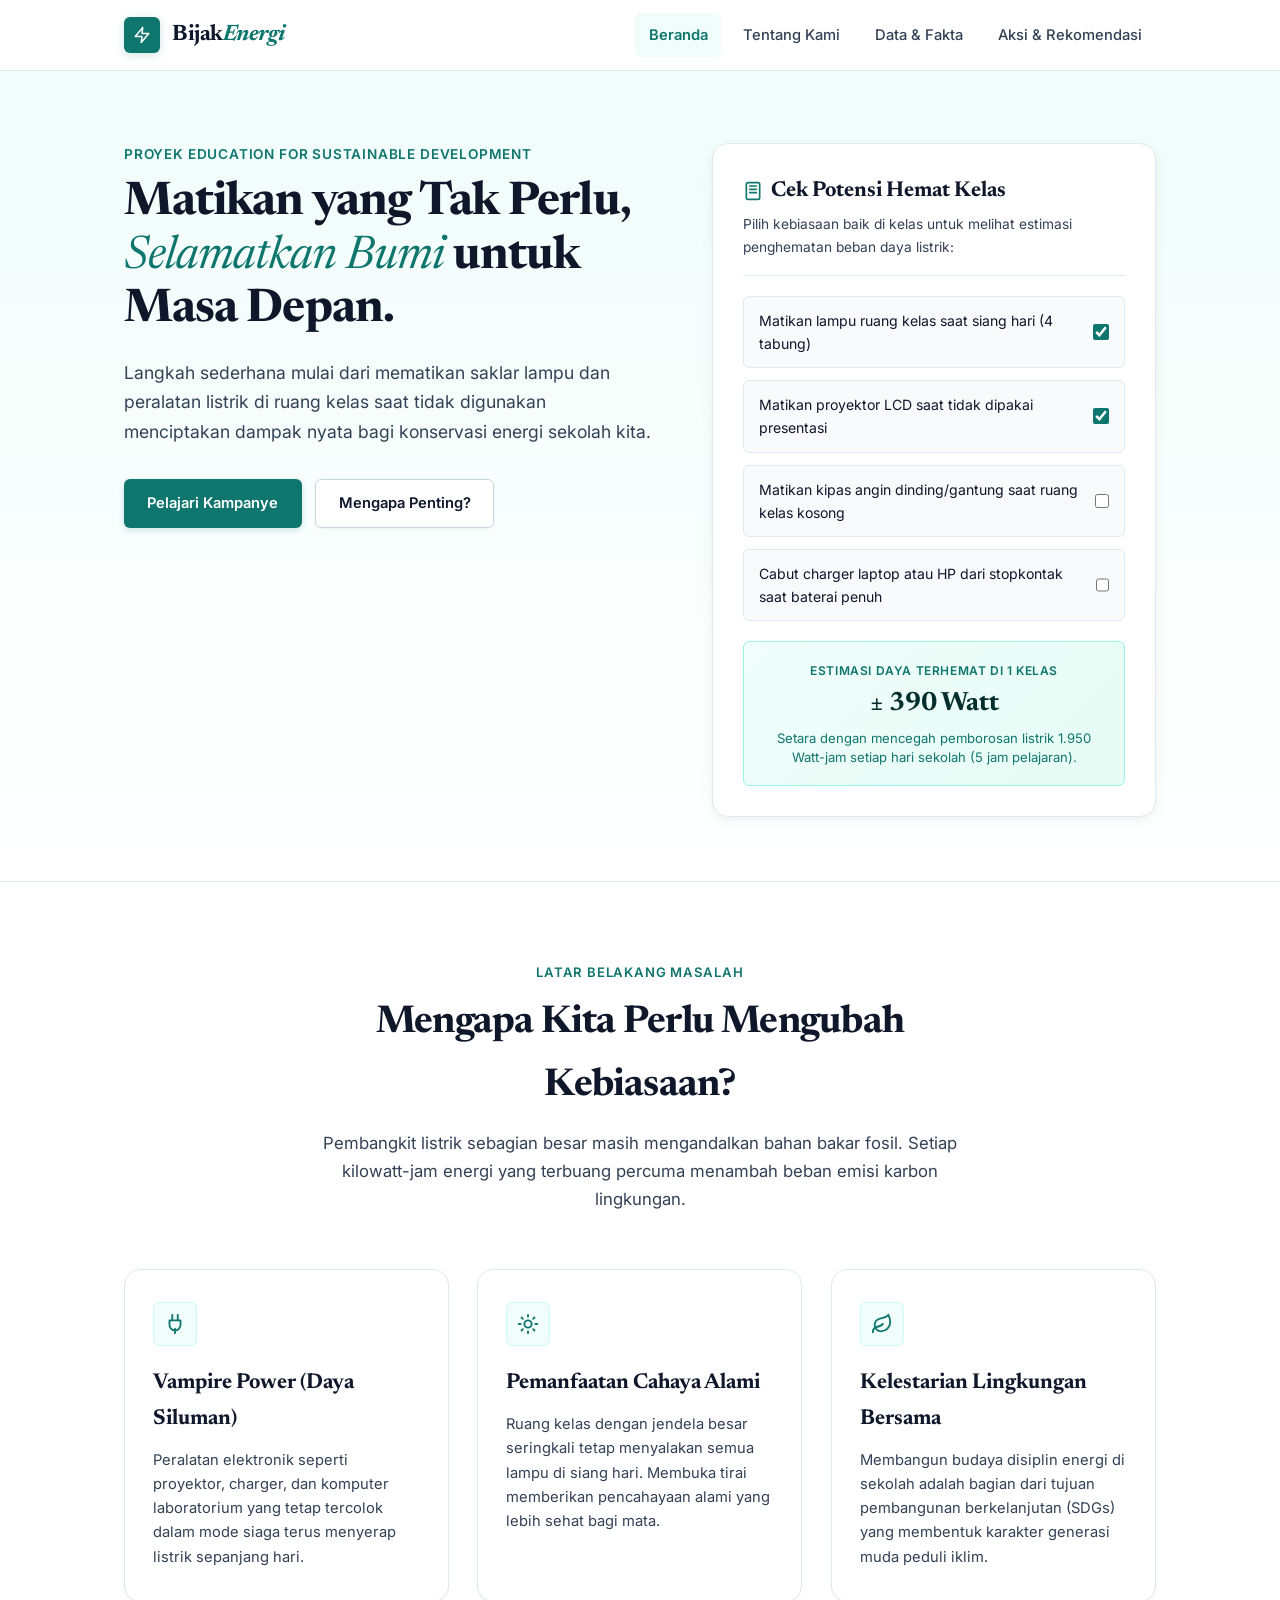
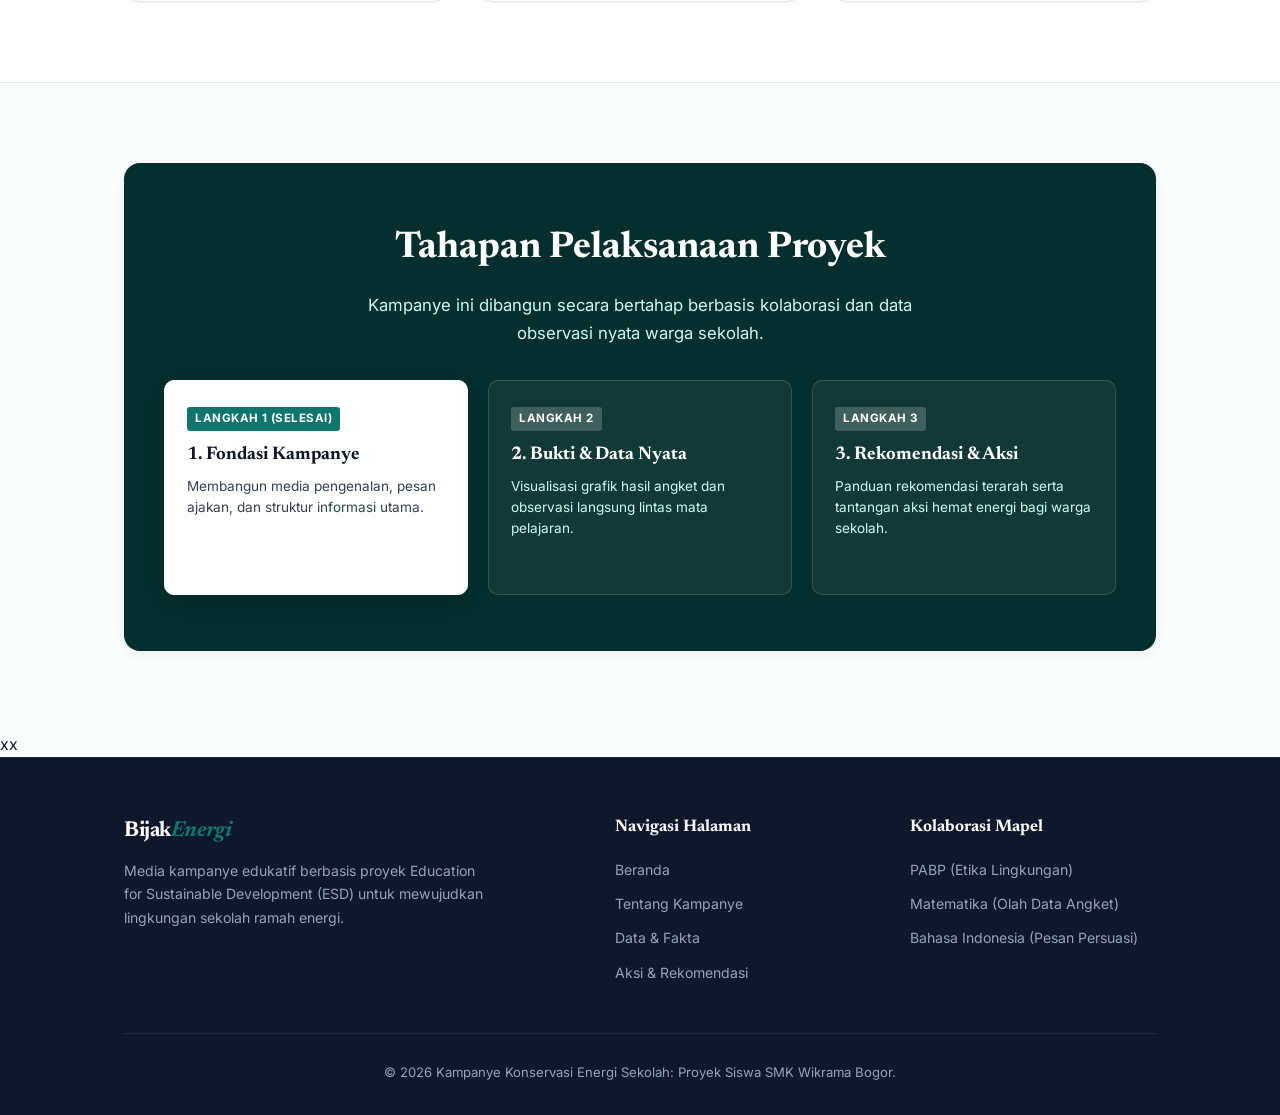
<file: index.html>
<!doctype html>
<html lang="id">
  <head>
    <meta charset="UTF-8" />
    <meta name="viewport" content="width=device-width, initial-scale=1.0" />
    <title>Bijak Energi: Kampanye Konservasi dan Hemat Energi Sekolah</title>

    <!-- Google Fonts: Newsreader (Editorial Serif) & Inter (Clean UI Sans) -->
    <link rel="preconnect" href="https://fonts.googleapis.com" />
    <link rel="preconnect" href="https://fonts.gstatic.com" crossorigin />
    <link
      href="https://fonts.googleapis.com/css2?family=Inter:wght@400;500;600;700&family=Newsreader:ital,opsz,wght@0,6..72,500;0,6..72,700;1,6..72,400;1,6..72,600&display=swap"
      rel="stylesheet"
    />

    <!-- Main Stylesheet -->
    <link rel="stylesheet" href="css/styles.css" />
  </head>
  <body>
    <!-- Skip Link for Keyboard Accessibility (R-32) -->
    <a href="#main-content" class="skip-link">Lewati ke konten utama</a>

    <!-- ================= HEADER & NAVIGATION ================= -->
    <header class="site-header">
      <div class="container nav-container">
        <a href="index.html" class="brand-logo">
          <div class="brand-symbol">
            <!-- Clean Energy Leaf / Circuit SVG Icon -->
            <svg
              viewBox="0 0 24 24"
              fill="none"
              stroke="currentColor"
              stroke-width="2"
              stroke-linecap="round"
              stroke-linejoin="round"
            >
              <path d="M13 2L3 14h9l-1 8 10-12h-9l1-8z"></path>
            </svg>
          </div>
          <div class="brand-title">Bijak<span>Energi</span></div>
        </a>

        <button
          class="nav-toggle"
          id="navToggle"
          aria-label="Buka Menu Navigasi"
          aria-expanded="false"
        >
          <span></span>
          <span></span>
          <span></span>
        </button>

        <nav aria-label="Navigasi Utama">
          <ul class="nav-menu" id="navMenu">
            <li><a href="index.html" class="nav-link active">Beranda</a></li>
            <li><a href="tentang.html" class="nav-link">Tentang Kami</a></li>
            <li><a href="data.html" class="nav-link">Data & Fakta</a></li>
            <li><a href="aksi.html" class="nav-link">Aksi & Rekomendasi</a></li>
          </ul>
        </nav>
      </div>
    </header>

    <!-- ================= MAIN CONTENT ================= -->
    <main id="main-content">
      <!-- HERO SECTION -->
      <section class="hero-section">
        <div class="container">
          <div class="hero-grid">
            <div class="hero-text">
              <div class="hero-kicker">
                Proyek Education for Sustainable Development
              </div>
              <h1 class="hero-title">
                Matikan yang Tak Perlu, <em>Selamatkan Bumi</em> untuk Masa
                Depan.
              </h1>
              <p class="hero-tagline">
                Langkah sederhana mulai dari mematikan saklar lampu dan
                peralatan listrik di ruang kelas saat tidak digunakan
                menciptakan dampak nyata bagi konservasi energi sekolah kita.
              </p>
              <div class="hero-cta-group">
                <a href="tentang.html" class="btn btn-primary"
                  >Pelajari Kampanye</a
                >
                <a href="#alasan" class="btn btn-secondary">Mengapa Penting?</a>
              </div>
            </div>

            <!-- Interactive Simulator Card -->
            <div class="hero-interactive-card">
              <div class="card-header-sim">
                <h3>
                  <svg
                    viewBox="0 0 24 24"
                    width="20"
                    height="20"
                    fill="none"
                    stroke="#0f766e"
                    stroke-width="2"
                    stroke-linecap="round"
                    stroke-linejoin="round"
                  >
                    <rect x="4" y="2" width="16" height="20" rx="2"></rect>
                    <line x1="8" y1="6" x2="16" y2="6"></line>
                    <line x1="8" y1="10" x2="16" y2="10"></line>
                    <line x1="8" y1="14" x2="16" y2="14"></line>
                  </svg>
                  Cek Potensi Hemat Kelas
                </h3>
                <p>
                  Pilih kebiasaan baik di kelas untuk melihat estimasi
                  penghematan beban daya listrik:
                </p>
              </div>

              <div class="calc-checklist">
                <label class="calc-item">
                  <span
                    >Matikan lampu ruang kelas saat siang hari (4 tabung)</span
                  >
                  <input
                    type="checkbox"
                    class="calc-check"
                    data-watt="140"
                    checked
                  />
                </label>
                <label class="calc-item">
                  <span
                    >Matikan proyektor LCD saat tidak dipakai presentasi</span
                  >
                  <input
                    type="checkbox"
                    class="calc-check"
                    data-watt="250"
                    checked
                  />
                </label>
                <label class="calc-item">
                  <span
                    >Matikan kipas angin dinding/gantung saat ruang kelas
                    kosong</span
                  >
                  <input type="checkbox" class="calc-check" data-watt="120" />
                </label>
                <label class="calc-item">
                  <span
                    >Cabut charger laptop atau HP dari stopkontak saat baterai
                    penuh</span
                  >
                  <input type="checkbox" class="calc-check" data-watt="75" />
                </label>
              </div>

              <div class="calc-result-box">
                <div class="result-title">
                  Estimasi Daya Terhemat di 1 Kelas
                </div>
                <div class="result-value" id="simResultValue">± 390 Watt</div>
                <div class="result-desc" id="simResultDesc">
                  Setara dengan mencegah pemborosan listrik 1.950 Watt-jam
                  setiap hari sekolah (5 jam pelajaran).
                </div>
              </div>
            </div>
          </div>
        </div>
      </section>

      <!-- ================= KENAPA KAMPANYE INI PENTING ================= -->
      <section class="section section-alt" id="alasan">
        <div class="container">
          <div class="section-header">
            <div class="section-kicker">Latar Belakang Masalah</div>
            <h2 class="section-title">
              Mengapa Kita Perlu Mengubah Kebiasaan?
            </h2>
            <p class="section-subtitle">
              Pembangkit listrik sebagian besar masih mengandalkan bahan bakar
              fosil. Setiap kilowatt-jam energi yang terbuang percuma menambah
              beban emisi karbon lingkungan.
            </p>
          </div>

          <div class="grid-3">
            <div class="feature-card">
              <div class="feature-icon-wrap">
                <!-- Plug Icon SVG -->
                <svg
                  viewBox="0 0 24 24"
                  fill="none"
                  stroke="currentColor"
                  stroke-width="2"
                  stroke-linecap="round"
                  stroke-linejoin="round"
                >
                  <path d="M12 22v-5"></path>
                  <path d="M9 8V2"></path>
                  <path d="M15 2v6"></path>
                  <path d="M18 8v5a6 6 0 0 1-12 0V8z"></path>
                </svg>
              </div>
              <h3>Vampire Power (Daya Siluman)</h3>
              <p>
                Peralatan elektronik seperti proyektor, charger, dan komputer
                laboratorium yang tetap tercolok dalam mode siaga terus menyerap
                listrik sepanjang hari.
              </p>
            </div>

            <div class="feature-card">
              <div class="feature-icon-wrap">
                <!-- Sun / Natural Light Icon SVG -->
                <svg
                  viewBox="0 0 24 24"
                  fill="none"
                  stroke="currentColor"
                  stroke-width="2"
                  stroke-linecap="round"
                  stroke-linejoin="round"
                >
                  <circle cx="12" cy="12" r="4"></circle>
                  <path d="M12 2v2"></path>
                  <path d="M12 20v2"></path>
                  <path d="m4.93 4.93 1.41 1.41"></path>
                  <path d="m17.66 17.66 1.41 1.41"></path>
                  <path d="M2 12h2"></path>
                  <path d="M20 12h2"></path>
                  <path d="m6.34 17.66-1.41 1.41"></path>
                  <path d="m19.07 4.93-1.41 1.41"></path>
                </svg>
              </div>
              <h3>Pemanfaatan Cahaya Alami</h3>
              <p>
                Ruang kelas dengan jendela besar seringkali tetap menyalakan
                semua lampu di siang hari. Membuka tirai memberikan pencahayaan
                alami yang lebih sehat bagi mata.
              </p>
            </div>

            <div class="feature-card">
              <div class="feature-icon-wrap">
                <!-- Sustainability Leaf Icon SVG -->
                <svg
                  viewBox="0 0 24 24"
                  fill="none"
                  stroke="currentColor"
                  stroke-width="2"
                  stroke-linecap="round"
                  stroke-linejoin="round"
                >
                  <path
                    d="M11 20A7 7 0 0 1 9.8 6.1C15.5 5 17 4.48 19 2c1 2 2 4.18 2 8 0 5.5-4.78 10-10 10Z"
                  ></path>
                  <path
                    d="M2 21c0-3 1.85-5.36 5.08-6C9.5 14.52 12 13 13 12"
                  ></path>
                </svg>
              </div>
              <h3>Kelestarian Lingkungan Bersama</h3>
              <p>
                Membangun budaya disiplin energi di sekolah adalah bagian dari
                tujuan pembangunan berkelanjutan (SDGs) yang membentuk karakter
                generasi muda peduli iklim.
              </p>
            </div>
          </div>
        </div>
      </section>

      <!-- ================= ALUR KAMPANYE / ROADMAP TEASER ================= -->
      <section class="section">
        <div class="container">
          <div class="teaser-box">
            <h2>Tahapan Pelaksanaan Proyek</h2>
            <p>
              Kampanye ini dibangun secara bertahap berbasis kolaborasi dan data
              observasi nyata warga sekolah.
            </p>

            <div class="phases-preview">
              <div class="phase-item current">
                <span class="phase-num">LANGKAH 1 (SELESAI)</span>
                <h4>1. Fondasi Kampanye</h4>
                <p>
                  Membangun media pengenalan, pesan ajakan, dan struktur
                  informasi utama.
                </p>
              </div>

              <div class="phase-item">
                <span class="phase-num">LANGKAH 2</span>
                <h4>2. Bukti & Data Nyata</h4>
                <p>
                  Visualisasi grafik hasil angket dan observasi langsung lintas
                  mata pelajaran.
                </p>
              </div>

              <div class="phase-item">
                <span class="phase-num">LANGKAH 3</span>
                <h4>3. Rekomendasi & Aksi</h4>
                <p>
                  Panduan rekomendasi terarah serta tantangan aksi hemat energi
                  bagi warga sekolah.
                </p>
              </div>
            </div>
          </div>
        </div>
      </section>
    </main>
    xx

    <!-- ================= FOOTER ================= -->
    <footer class="site-footer">
      <div class="container">
        <div class="footer-grid">
          <div class="footer-brand">
            <div class="brand-title">Bijak<span>Energi</span></div>
            <p>
              Media kampanye edukatif berbasis proyek Education for Sustainable
              Development (ESD) untuk mewujudkan lingkungan sekolah ramah
              energi.
            </p>
          </div>

          <div class="footer-links">
            <h4>Navigasi Halaman</h4>
            <ul>
              <li><a href="index.html">Beranda</a></li>
              <li><a href="tentang.html">Tentang Kampanye</a></li>
              <li><a href="data.html">Data & Fakta</a></li>
              <li><a href="aksi.html">Aksi & Rekomendasi</a></li>
            </ul>
          </div>

          <div class="footer-links">
            <h4>Kolaborasi Mapel</h4>
            <ul>
              <li><a href="tentang.html#mapel">PABP (Etika Lingkungan)</a></li>
              <li>
                <a href="tentang.html#mapel">Matematika (Olah Data Angket)</a>
              </li>
              <li>
                <a href="tentang.html#mapel"
                  >Bahasa Indonesia (Pesan Persuasi)</a
                >
              </li>
            </ul>
          </div>
        </div>

        <div class="footer-bottom">
          <p>
            &copy; 2026 Kampanye Konservasi Energi Sekolah: Proyek Siswa SMK
            Wikrama Bogor.
          </p>
        </div>
      </div>
    </footer>

    <!-- Script -->
    <script src="js/main.js"></script>
  </body>
</html>
</file>
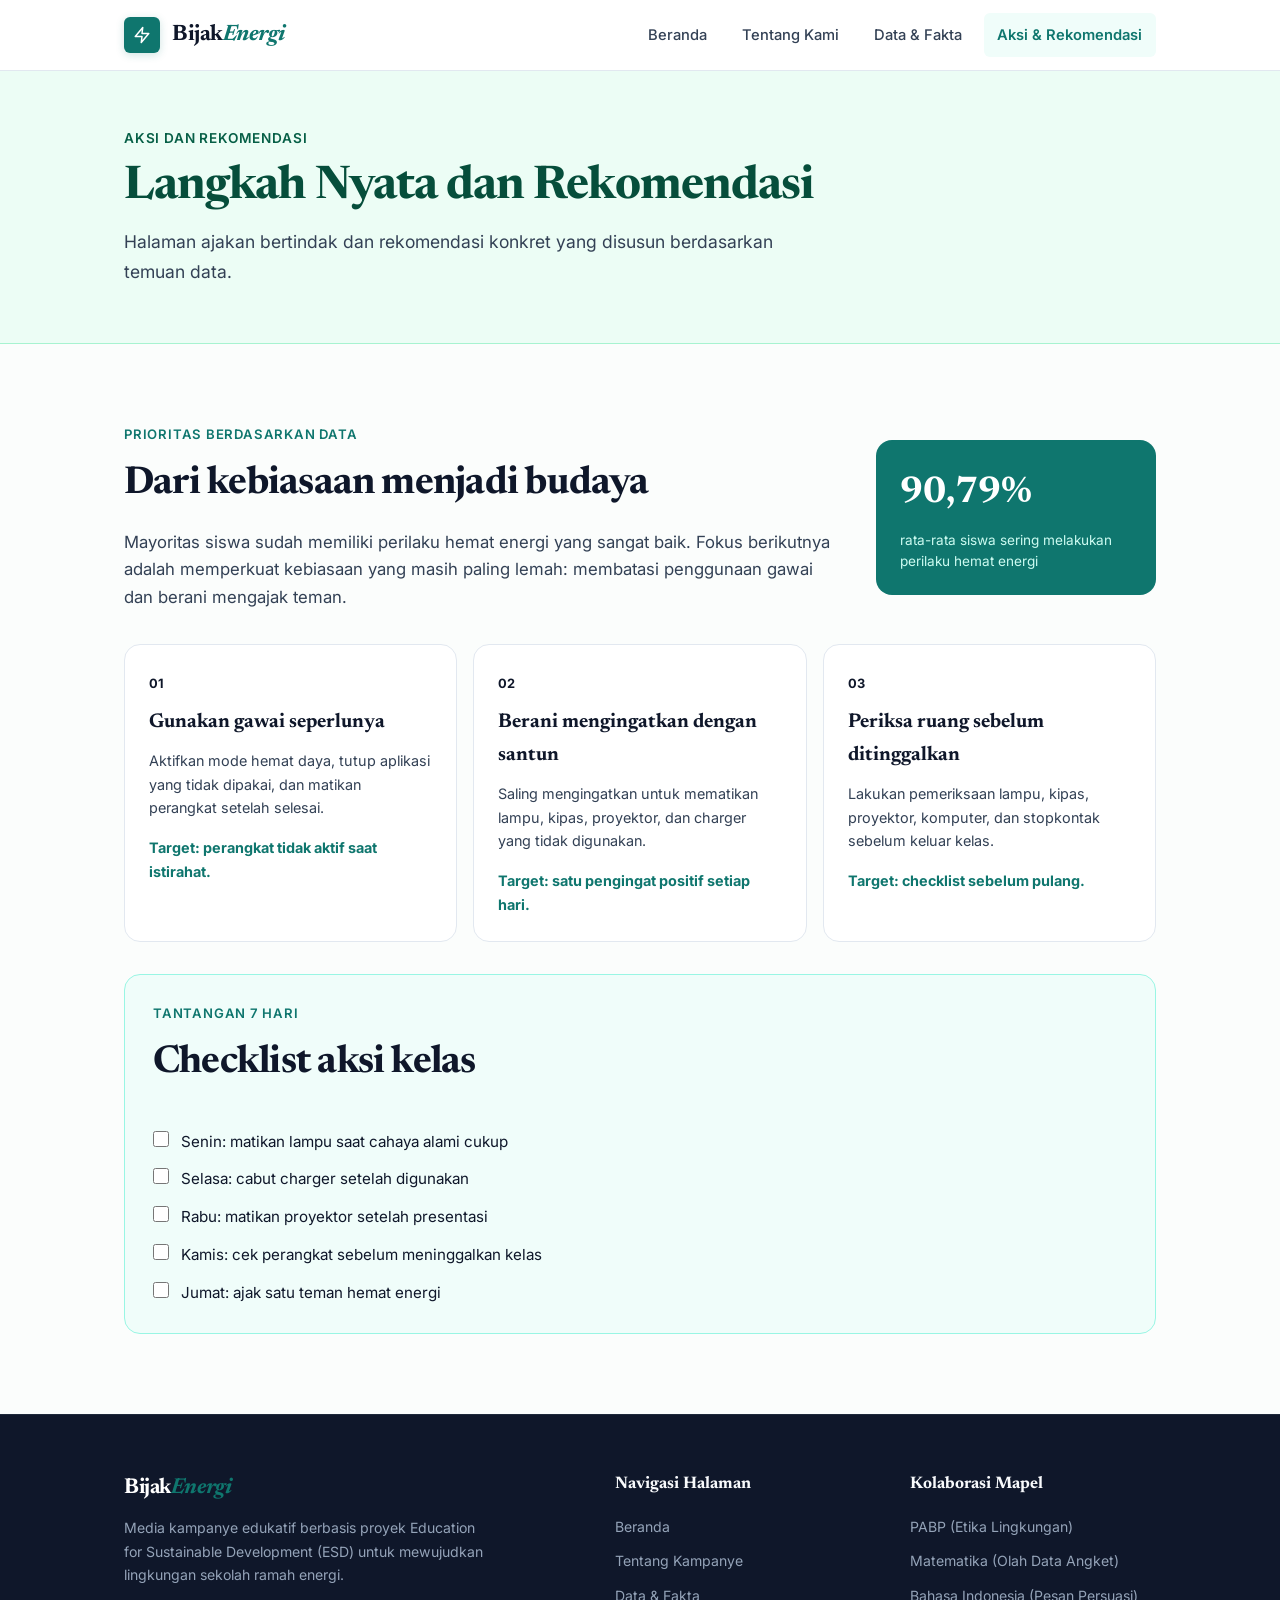
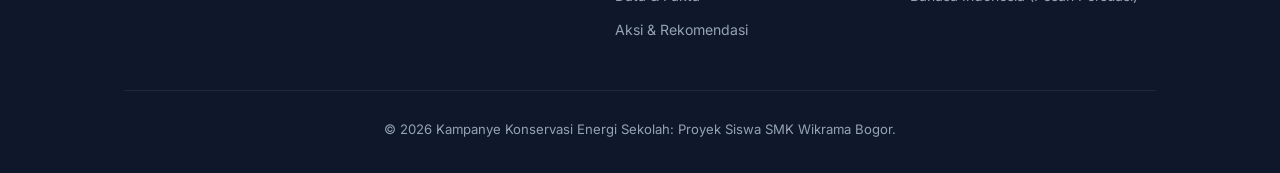
<file: aksi.html>
<!DOCTYPE html>
<html lang="id">
<head>
  <meta charset="UTF-8">
  <meta name="viewport" content="width=device-width, initial-scale=1.0">
  <title>Aksi dan Rekomendasi: Bijak Energi</title>
  
  <!-- Google Fonts: Newsreader & Inter -->
  <link rel="preconnect" href="https://fonts.googleapis.com">
  <link rel="preconnect" href="https://fonts.gstatic.com" crossorigin>
  <link href="https://fonts.googleapis.com/css2?family=Inter:wght@400;500;600;700&family=Newsreader:ital,opsz,wght@0,6..72,500;0,6..72,700;1,6..72,400;1,6..72,600&display=swap" rel="stylesheet">
  
  <!-- Main Stylesheet -->
  <link rel="stylesheet" href="css/styles.css">
</head>
<body>

  <!-- Skip Link for Keyboard Accessibility (R-32) -->
  <a href="#main-content" class="skip-link">Lewati ke konten utama</a>

  <!-- ================= HEADER & NAVIGATION ================= -->
  <header class="site-header">
    <div class="container nav-container">
      <a href="index.html" class="brand-logo">
        <div class="brand-symbol">
          <svg viewBox="0 0 24 24" fill="none" stroke="currentColor" stroke-width="2" stroke-linecap="round" stroke-linejoin="round">
            <path d="M13 2L3 14h9l-1 8 10-12h-9l1-8z"></path>
          </svg>
        </div>
        <div class="brand-title">Bijak<span>Energi</span></div>
      </a>

      <button class="nav-toggle" id="navToggle" aria-label="Buka Menu Navigasi" aria-expanded="false">
        <span></span>
        <span></span>
        <span></span>
      </button>

      <nav aria-label="Navigasi Utama">
        <ul class="nav-menu" id="navMenu">
          <li><a href="index.html" class="nav-link">Beranda</a></li>
          <li><a href="tentang.html" class="nav-link">Tentang Kami</a></li>
          <li><a href="data.html" class="nav-link">Data & Fakta</a></li>
          <li><a href="aksi.html" class="nav-link active">Aksi & Rekomendasi</a></li>
        </ul>
      </nav>
    </div>
  </header>

  <!-- ================= MAIN CONTENT ================= -->
  <main id="main-content">
    <section class="section" style="padding: 3.5rem 0; background-color: #ecfdf5; border-bottom: 1px solid #a7f3d0;">
      <div class="container">
        <div class="hero-kicker" style="color: #065f46;">Aksi dan Rekomendasi</div>
        <h1 class="hero-title" style="color: #064e3b; margin-bottom: 0.75rem;">
          Langkah Nyata dan Rekomendasi
        </h1>
        <p style="color: var(--text-muted); font-size: 1.1rem; max-width: 680px; line-height: 1.7;">
          Halaman ajakan bertindak dan rekomendasi konkret yang disusun berdasarkan temuan data.
        </p>
      </div>
    </section>

    <section class="section">
      <div class="container">
        <div class="action-intro">
          <div>
            <div class="section-kicker">Prioritas berdasarkan data</div>
            <h2 class="section-title">Dari kebiasaan menjadi budaya</h2>
            <p class="section-subtitle">Mayoritas siswa sudah memiliki perilaku hemat energi yang sangat baik. Fokus berikutnya adalah memperkuat kebiasaan yang masih paling lemah: membatasi penggunaan gawai dan berani mengajak teman.</p>
          </div>
          <div class="action-highlight"><strong>90,79%</strong><span>rata-rata siswa sering melakukan perilaku hemat energi</span></div>
        </div>
        <div class="recommendation-grid">
          <article class="recommendation-card"><span class="recommendation-number">01</span><h3>Gunakan gawai seperlunya</h3><p>Aktifkan mode hemat daya, tutup aplikasi yang tidak dipakai, dan matikan perangkat setelah selesai.</p><strong>Target: perangkat tidak aktif saat istirahat.</strong></article>
          <article class="recommendation-card"><span class="recommendation-number">02</span><h3>Berani mengingatkan dengan santun</h3><p>Saling mengingatkan untuk mematikan lampu, kipas, proyektor, dan charger yang tidak digunakan.</p><strong>Target: satu pengingat positif setiap hari.</strong></article>
          <article class="recommendation-card"><span class="recommendation-number">03</span><h3>Periksa ruang sebelum ditinggalkan</h3><p>Lakukan pemeriksaan lampu, kipas, proyektor, komputer, dan stopkontak sebelum keluar kelas.</p><strong>Target: checklist sebelum pulang.</strong></article>
        </div>
        <div class="action-plan">
          <div><div class="section-kicker">Tantangan 7 hari</div><h2 class="section-title">Checklist aksi kelas</h2></div>
          <label><input type="checkbox"> Senin: matikan lampu saat cahaya alami cukup</label>
          <label><input type="checkbox"> Selasa: cabut charger setelah digunakan</label>
          <label><input type="checkbox"> Rabu: matikan proyektor setelah presentasi</label>
          <label><input type="checkbox"> Kamis: cek perangkat sebelum meninggalkan kelas</label>
          <label><input type="checkbox"> Jumat: ajak satu teman hemat energi</label>
        </div>
      </div>
    </section>
  </main>

  <!-- ================= FOOTER ================= -->
  <footer class="site-footer">
    <div class="container">
      <div class="footer-grid">
        <div class="footer-brand">
          <div class="brand-title">Bijak<span>Energi</span></div>
          <p>
            Media kampanye edukatif berbasis proyek Education for Sustainable Development (ESD) untuk mewujudkan lingkungan sekolah ramah energi.
          </p>
        </div>

        <div class="footer-links">
          <h4>Navigasi Halaman</h4>
          <ul>
            <li><a href="index.html">Beranda</a></li>
            <li><a href="tentang.html">Tentang Kampanye</a></li>
            <li><a href="data.html">Data & Fakta</a></li>
            <li><a href="aksi.html">Aksi & Rekomendasi</a></li>
          </ul>
        </div>

        <div class="footer-links">
          <h4>Kolaborasi Mapel</h4>
          <ul>
            <li><a href="tentang.html#mapel">PABP (Etika Lingkungan)</a></li>
            <li><a href="tentang.html#mapel">Matematika (Olah Data Angket)</a></li>
            <li><a href="tentang.html#mapel">Bahasa Indonesia (Pesan Persuasi)</a></li>
          </ul>
        </div>
      </div>

      <div class="footer-bottom">
        <p>&copy; 2026 Kampanye Konservasi Energi Sekolah: Proyek Siswa SMK Wikrama Bogor.</p>
      </div>
    </div>
  </footer>

  <!-- Script -->
  <script src="js/main.js"></script>
</body>
</html>
</file>
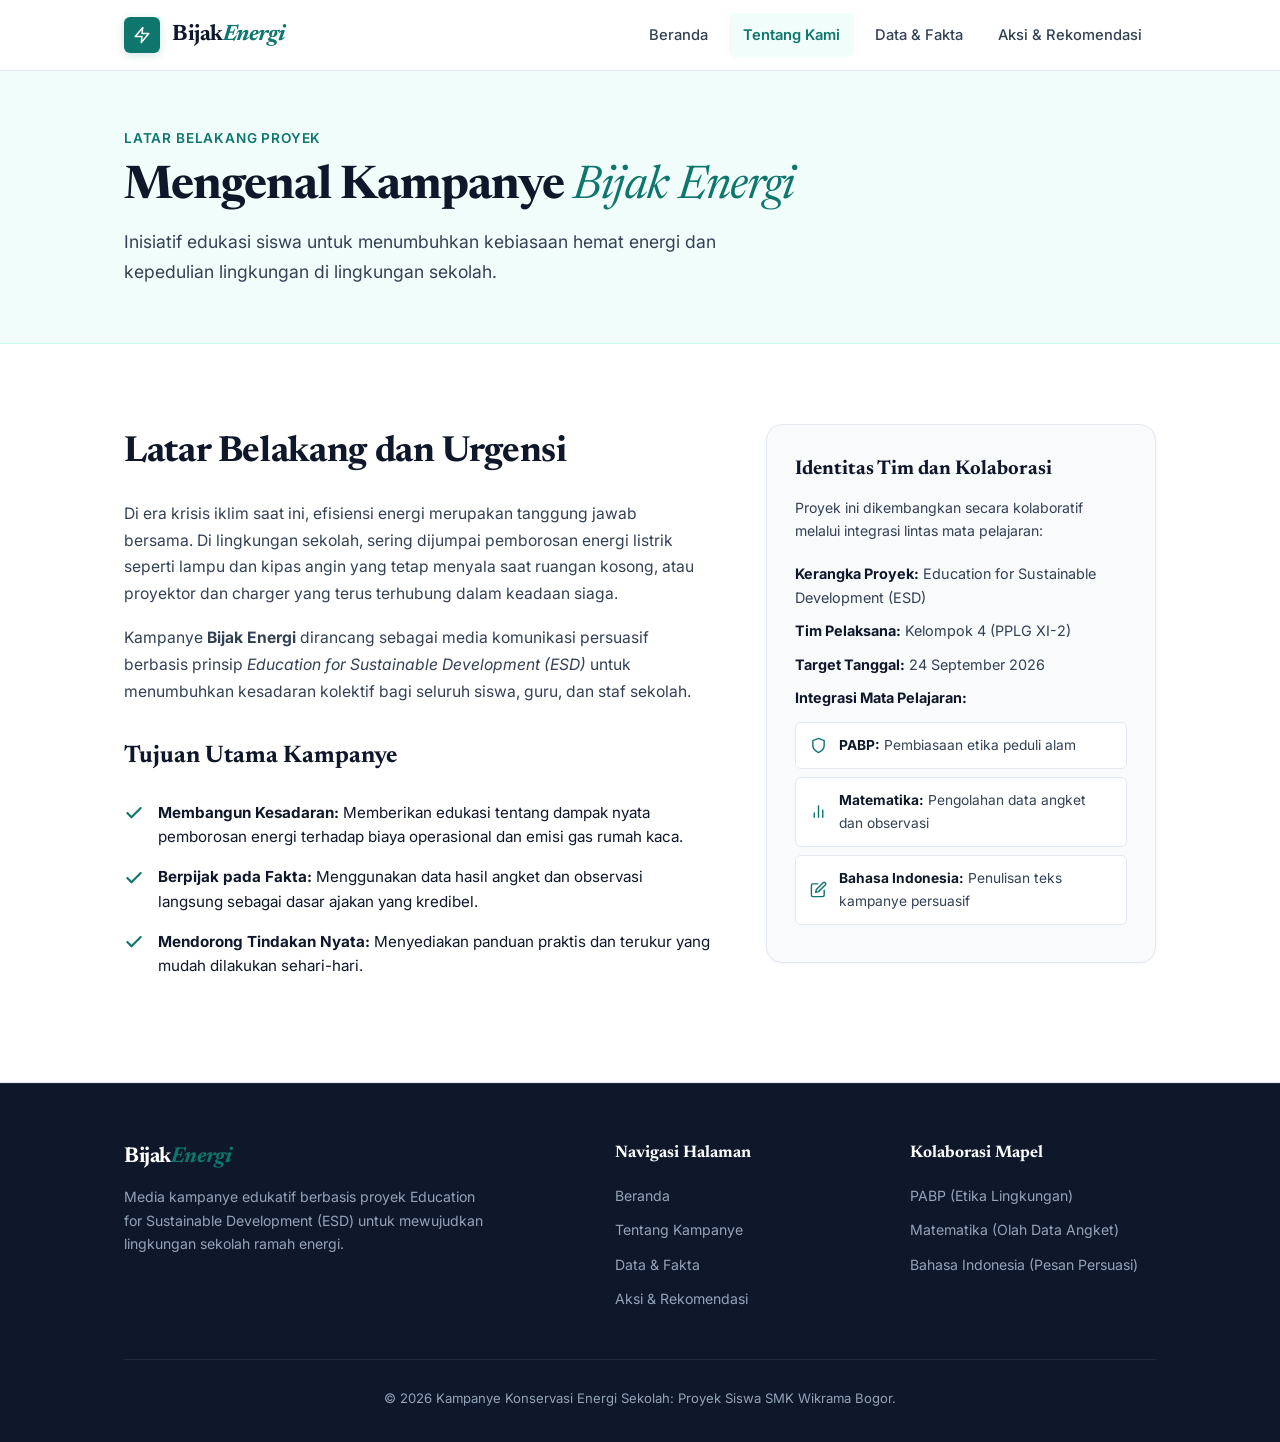
<file: tentang.html>
<!DOCTYPE html>
<html lang="id">
<head>
  <meta charset="UTF-8">
  <meta name="viewport" content="width=device-width, initial-scale=1.0">
  <title>Tentang Kampanye: Bijak Energi</title>
  
  <!-- Google Fonts: Newsreader & Inter -->
  <link rel="preconnect" href="https://fonts.googleapis.com">
  <link rel="preconnect" href="https://fonts.gstatic.com" crossorigin>
  <link href="https://fonts.googleapis.com/css2?family=Inter:wght@400;500;600;700&family=Newsreader:ital,opsz,wght@0,6..72,500;0,6..72,700;1,6..72,400;1,6..72,600&display=swap" rel="stylesheet">
  
  <!-- Main Stylesheet -->
  <link rel="stylesheet" href="css/styles.css">
</head>
<body>

  <!-- Skip Link for Keyboard Accessibility (R-32) -->
  <a href="#main-content" class="skip-link">Lewati ke konten utama</a>

  <!-- ================= HEADER & NAVIGATION ================= -->
  <header class="site-header">
    <div class="container nav-container">
      <a href="index.html" class="brand-logo">
        <div class="brand-symbol">
          <svg viewBox="0 0 24 24" fill="none" stroke="currentColor" stroke-width="2" stroke-linecap="round" stroke-linejoin="round">
            <path d="M13 2L3 14h9l-1 8 10-12h-9l1-8z"></path>
          </svg>
        </div>
        <div class="brand-title">Bijak<span>Energi</span></div>
      </a>

      <button class="nav-toggle" id="navToggle" aria-label="Buka Menu Navigasi" aria-expanded="false">
        <span></span>
        <span></span>
        <span></span>
      </button>

      <nav aria-label="Navigasi Utama">
        <ul class="nav-menu" id="navMenu">
          <li><a href="index.html" class="nav-link">Beranda</a></li>
          <li><a href="tentang.html" class="nav-link active">Tentang Kami</a></li>
          <li><a href="data.html" class="nav-link">Data & Fakta</a></li>
          <li><a href="aksi.html" class="nav-link">Aksi & Rekomendasi</a></li>
        </ul>
      </nav>
    </div>
  </header>

  <!-- ================= MAIN CONTENT ================= -->
  <main id="main-content">
    <!-- Header Banner -->
    <section class="section" style="padding: 3.5rem 0; background-color: #f0fdfa; border-bottom: 1px solid var(--primary-border);">
      <div class="container">
        <div class="hero-kicker">Latar Belakang Proyek</div>
        <h1 class="hero-title" style="margin-bottom: 0.75rem;">
          Mengenal Kampanye <em>Bijak Energi</em>
        </h1>
        <p style="color: var(--text-muted); font-size: 1.1rem; max-width: 680px; line-height: 1.7;">
          Inisiatif edukasi siswa untuk menumbuhkan kebiasaan hemat energi dan kepedulian lingkungan di lingkungan sekolah.
        </p>
      </div>
    </section>

    <!-- Detail Content -->
    <section class="section section-alt">
      <div class="container">
        <div class="about-grid">
          <div class="about-content">
            <h2>Latar Belakang dan Urgensi</h2>
            <p>
              Di era krisis iklim saat ini, efisiensi energi merupakan tanggung jawab bersama. Di lingkungan sekolah, sering dijumpai pemborosan energi listrik seperti lampu dan kipas angin yang tetap menyala saat ruangan kosong, atau proyektor dan charger yang terus terhubung dalam keadaan siaga.
            </p>
            <p>
              Kampanye <strong>Bijak Energi</strong> dirancang sebagai media komunikasi persuasif berbasis prinsip <em>Education for Sustainable Development (ESD)</em> untuk menumbuhkan kesadaran kolektif bagi seluruh siswa, guru, dan staf sekolah.
            </p>

            <h3 style="margin-top: 2rem; margin-bottom: 0.85rem; font-family: var(--font-heading); font-size: 1.5rem;">Tujuan Utama Kampanye</h3>
            <ul class="about-list">
              <li>
                <svg class="check-mark" viewBox="0 0 24 24" fill="none" stroke="currentColor" stroke-width="2.5" stroke-linecap="round" stroke-linejoin="round">
                  <polyline points="20 6 9 17 4 12"></polyline>
                </svg>
                <span><strong>Membangun Kesadaran:</strong> Memberikan edukasi tentang dampak nyata pemborosan energi terhadap biaya operasional dan emisi gas rumah kaca.</span>
              </li>
              <li>
                <svg class="check-mark" viewBox="0 0 24 24" fill="none" stroke="currentColor" stroke-width="2.5" stroke-linecap="round" stroke-linejoin="round">
                  <polyline points="20 6 9 17 4 12"></polyline>
                </svg>
                <span><strong>Berpijak pada Fakta:</strong> Menggunakan data hasil angket dan observasi langsung sebagai dasar ajakan yang kredibel.</span>
              </li>
              <li>
                <svg class="check-mark" viewBox="0 0 24 24" fill="none" stroke="currentColor" stroke-width="2.5" stroke-linecap="round" stroke-linejoin="round">
                  <polyline points="20 6 9 17 4 12"></polyline>
                </svg>
                <span><strong>Mendorong Tindakan Nyata:</strong> Menyediakan panduan praktis dan terukur yang mudah dilakukan sehari-hari.</span>
              </li>
            </ul>
          </div>

          <!-- Identitas Pembuat Proyek -->
          <div id="mapel">
            <div class="team-badge-box">
              <h4>Identitas Tim dan Kolaborasi</h4>
              <p style="font-size: 0.88rem; color: var(--text-muted); margin-bottom: 1.25rem;">
                Proyek ini dikembangkan secara kolaboratif melalui integrasi lintas mata pelajaran:
              </p>
              
              <ul class="team-info-list">
                <li><strong>Kerangka Proyek:</strong> Education for Sustainable Development (ESD)</li>
                <li><strong>Tim Pelaksana:</strong> Kelompok 4 (PPLG XI-2)</li>
                <li><strong>Target Tanggal:</strong> 24 September 2026</li>
                <li><strong>Integrasi Mata Pelajaran:</strong>
                  <div style="margin-top: 0.75rem; display: flex; flex-direction: column; gap: 0.5rem;">
                    <div class="mapel-card">
                      <svg viewBox="0 0 24 24" fill="none" stroke="currentColor" stroke-width="2" stroke-linecap="round" stroke-linejoin="round">
                        <path d="M12 22s8-4 8-10V5l-8-3-8 3v7c0 6 8 10 8 10z"></path>
                      </svg>
                      <div><strong>PABP:</strong> Pembiasaan etika peduli alam</div>
                    </div>
                    <div class="mapel-card">
                      <svg viewBox="0 0 24 24" fill="none" stroke="currentColor" stroke-width="2" stroke-linecap="round" stroke-linejoin="round">
                        <line x1="18" y1="20" x2="18" y2="10"></line>
                        <line x1="12" y1="20" x2="12" y2="4"></line>
                        <line x1="6" y1="20" x2="6" y2="14"></line>
                      </svg>
                      <div><strong>Matematika:</strong> Pengolahan data angket dan observasi</div>
                    </div>
                    <div class="mapel-card">
                      <svg viewBox="0 0 24 24" fill="none" stroke="currentColor" stroke-width="2" stroke-linecap="round" stroke-linejoin="round">
                        <path d="M11 4H4a2 2 0 0 0-2 2v14a2 2 0 0 0 2 2h14a2 2 0 0 0 2-2v-7"></path>
                        <path d="M18.5 2.5a2.121 2.121 0 0 1 3 3L12 15l-4 1 1-4 9.5-9.5z"></path>
                      </svg>
                      <div><strong>Bahasa Indonesia:</strong> Penulisan teks kampanye persuasif</div>
                    </div>
                  </div>
                </li>
              </ul>
            </div>
          </div>
        </div>
      </div>
    </section>
  </main>

  <!-- ================= FOOTER ================= -->
  <footer class="site-footer">
    <div class="container">
      <div class="footer-grid">
        <div class="footer-brand">
          <div class="brand-title">Bijak<span>Energi</span></div>
          <p>
            Media kampanye edukatif berbasis proyek Education for Sustainable Development (ESD) untuk mewujudkan lingkungan sekolah ramah energi.
          </p>
        </div>

        <div class="footer-links">
          <h4>Navigasi Halaman</h4>
          <ul>
            <li><a href="index.html">Beranda</a></li>
            <li><a href="tentang.html">Tentang Kampanye</a></li>
            <li><a href="data.html">Data & Fakta</a></li>
            <li><a href="aksi.html">Aksi & Rekomendasi</a></li>
          </ul>
        </div>

        <div class="footer-links">
          <h4>Kolaborasi Mapel</h4>
          <ul>
            <li><a href="tentang.html#mapel">PABP (Etika Lingkungan)</a></li>
            <li><a href="tentang.html#mapel">Matematika (Olah Data Angket)</a></li>
            <li><a href="tentang.html#mapel">Bahasa Indonesia (Pesan Persuasi)</a></li>
          </ul>
        </div>
      </div>

      <div class="footer-bottom">
        <p>&copy; 2026 Kampanye Konservasi Energi Sekolah: Proyek Siswa SMK Wikrama Bogor.</p>
      </div>
    </div>
  </footer>

  <!-- Script -->
  <script src="js/main.js"></script>
</body>
</html>
</file>
<file: css/styles.css>
/* ==========================================================
   CSS Stylesheet - Kampanye Konservasi & Hemat Energi
   ESD (Education for Sustainable Development)
   Refined for Ultra-Smooth Interactions, Warm Aesthetic, & Polished Transitions
   ========================================================== */

:root {
  --primary-color: #0d9488;      /* Deep Teal */
  --primary-dark: #0f766e;
  --primary-light: #f0fdfa;
  --primary-border: #ccfbf1;
  --accent-color: #b45309;       /* Deep Solar Ochre */
  --text-main: #0f172a;          /* Slate 900 */
  --text-muted: #334155;         /* Slate 700 - WCAG AAA / AA compliant */
  --text-light: #64748b;         /* Slate 500 */
  --bg-main: #fbfdfc;            /* Clean warm paper white */
  --bg-card: #ffffff;
  --bg-subtle: #f8fafc;
  --border-color: #e2e8f0;
  --border-strong: #cbd5e1;
  --font-heading: 'Newsreader', Georgia, serif;
  --font-body: 'Inter', -apple-system, BlinkMacSystemFont, 'Segoe UI', Roboto, sans-serif;
  --radius-sm: 6px;
  --radius-md: 10px;
  --radius-lg: 16px;
  --shadow-sm: 0 1px 3px rgba(15, 23, 42, 0.04), 0 1px 2px rgba(15, 23, 42, 0.02);
  --shadow-md: 0 4px 16px -2px rgba(15, 23, 42, 0.06), 0 2px 6px -1px rgba(15, 23, 42, 0.03);
  --shadow-hover: 0 10px 25px -4px rgba(15, 23, 42, 0.08), 0 4px 10px -2px rgba(15, 23, 42, 0.04);
  --ease-smooth: cubic-bezier(0.16, 1, 0.3, 1);
  --transition-fast: all 0.2s var(--ease-smooth);
  --transition-normal: all 0.35s var(--ease-smooth);
}

* {
  margin: 0;
  padding: 0;
  box-sizing: border-box;
}

html {
  scroll-behavior: smooth;
}

body {
  font-family: var(--font-body);
  color: var(--text-main);
  background-color: var(--bg-main);
  line-height: 1.65;
  display: flex;
  flex-direction: column;
  min-height: 100vh;
  -webkit-font-smoothing: antialiased;
}

/* ================= ACCESSIBILITY (R-32) ================= */
:focus-visible {
  outline: 2.5px solid #0f766e;
  outline-offset: 3px;
  border-radius: var(--radius-sm);
}

.skip-link {
  position: absolute;
  top: -50px;
  left: 1rem;
  background: var(--primary-dark);
  color: #ffffff;
  padding: 8px 16px;
  z-index: 9999;
  text-decoration: none;
  font-weight: 600;
  font-size: 0.9rem;
  border-radius: var(--radius-sm);
  transition: top 0.25s var(--ease-smooth);
}

.skip-link:focus {
  top: 1rem;
}

.container {
  width: 100%;
  max-width: 1080px;
  margin: 0 auto;
  padding: 0 1.5rem;
}

/* ================= SVG ICON HELPER ================= */
.icon-svg {
  display: inline-block;
  width: 1.2em;
  height: 1.2em;
  vertical-align: -0.2em;
  fill: none;
  stroke: currentColor;
  stroke-width: 2;
  stroke-linecap: round;
  stroke-linejoin: round;
}

/* ================= HEADER & NAVIGATION ================= */
.site-header {
  background-color: rgba(255, 255, 255, 0.95);
  backdrop-filter: blur(10px);
  position: sticky;
  top: 0;
  z-index: 1000;
  border-bottom: 1px solid var(--border-color);
  transition: var(--transition-normal);
}

.nav-container {
  display: flex;
  align-items: center;
  justify-content: space-between;
  height: 70px;
}

.brand-logo {
  display: flex;
  align-items: center;
  gap: 0.75rem;
  text-decoration: none;
  color: var(--text-main);
  transition: transform 0.25s var(--ease-smooth);
}

.brand-logo:hover {
  transform: scale(1.02);
}

.brand-symbol {
  width: 36px;
  height: 36px;
  background-color: var(--primary-dark);
  color: #ffffff;
  border-radius: var(--radius-sm);
  display: flex;
  align-items: center;
  justify-content: center;
  box-shadow: 0 2px 8px rgba(15, 118, 110, 0.2);
  transition: var(--transition-fast);
}

.brand-symbol svg {
  width: 18px;
  height: 18px;
}

.brand-title {
  font-family: var(--font-heading);
  font-size: 1.4rem;
  font-weight: 700;
  letter-spacing: -0.02em;
  color: var(--text-main);
}

.brand-title span {
  color: var(--primary-dark);
  font-style: italic;
}

.nav-menu {
  display: flex;
  list-style: none;
  align-items: center;
  gap: 0.5rem;
}

.nav-link {
  text-decoration: none;
  color: var(--text-muted);
  font-weight: 500;
  font-size: 0.92rem;
  padding: 0.45rem 0.85rem;
  border-radius: var(--radius-sm);
  transition: var(--transition-fast);
  display: inline-flex;
  align-items: center;
  min-height: 44px;
}

.nav-link:hover {
  color: var(--primary-dark);
  background-color: var(--primary-light);
  transform: translateY(-1px);
}

.nav-link.active {
  color: var(--primary-dark);
  background-color: var(--primary-light);
  font-weight: 600;
}

.badge-phase {
  font-size: 0.68rem;
  padding: 0.15rem 0.4rem;
  border-radius: 3px;
  background-color: #f1f5f9;
  color: #475569;
  margin-left: 0.4rem;
  font-weight: 600;
  letter-spacing: 0.02em;
  border: 1px solid #e2e8f0;
}

.nav-toggle {
  display: none;
  background: none;
  border: 1px solid var(--border-color);
  border-radius: var(--radius-sm);
  cursor: pointer;
  padding: 0.5rem;
  min-width: 44px;
  min-height: 44px;
}

.nav-toggle span {
  display: block;
  width: 20px;
  height: 2px;
  background-color: var(--text-main);
  margin: 4px 0;
  border-radius: 1px;
  transition: var(--transition-fast);
}

/* ================= BUTTONS ================= */
.btn {
  display: inline-flex;
  align-items: center;
  justify-content: center;
  gap: 0.5rem;
  padding: 0.7rem 1.4rem;
  font-family: var(--font-body);
  font-size: 0.92rem;
  font-weight: 600;
  text-decoration: none;
  border-radius: var(--radius-sm);
  transition: var(--transition-fast);
  cursor: pointer;
  border: 1px solid transparent;
  min-height: 44px;
}

.btn:active {
  transform: scale(0.98);
}

.btn-primary {
  background-color: var(--primary-dark);
  color: #ffffff;
  box-shadow: 0 2px 6px rgba(15, 118, 110, 0.2);
}

.btn-primary:hover {
  background-color: #115e59;
  transform: translateY(-2px);
  box-shadow: 0 4px 12px rgba(15, 118, 110, 0.3);
}

.btn-secondary {
  background-color: #ffffff;
  color: var(--text-main);
  border-color: var(--border-strong);
  box-shadow: var(--shadow-sm);
}

.btn-secondary:hover {
  background-color: #f8fafc;
  border-color: var(--text-muted);
  transform: translateY(-2px);
  box-shadow: var(--shadow-md);
}

/* ================= HERO SECTION ================= */
.hero-section {
  padding: 4.5rem 0 4rem;
  background: linear-gradient(180deg, #f0fdfa 0%, #ffffff 100%);
  border-bottom: 1px solid var(--border-color);
}

.hero-grid {
  display: grid;
  grid-template-columns: 1.2fr 1fr;
  gap: 3.5rem;
  align-items: start;
}

.hero-kicker {
  font-size: 0.85rem;
  font-weight: 600;
  text-transform: uppercase;
  letter-spacing: 0.06em;
  color: var(--primary-dark);
  margin-bottom: 0.75rem;
}

.hero-title {
  font-family: var(--font-heading);
  font-size: 2.9rem;
  line-height: 1.15;
  font-weight: 700;
  color: var(--text-main);
  margin-bottom: 1.25rem;
  letter-spacing: -0.02em;
}

.hero-title em {
  font-style: italic;
  font-weight: 400;
  color: var(--primary-dark);
}

.hero-tagline {
  font-size: 1.1rem;
  color: var(--text-muted);
  margin-bottom: 2rem;
  line-height: 1.7;
}

.hero-cta-group {
  display: flex;
  gap: 0.85rem;
  flex-wrap: wrap;
}

/* ================= INTERACTIVE SIMULATOR CARD ================= */
.hero-interactive-card {
  background: #ffffff;
  padding: 1.85rem;
  border-radius: var(--radius-lg);
  border: 1px solid var(--border-color);
  box-shadow: var(--shadow-md);
  transition: var(--transition-normal);
}

.hero-interactive-card:hover {
  box-shadow: var(--shadow-hover);
  border-color: #cbd5e1;
}

.card-header-sim {
  border-bottom: 1px solid var(--border-color);
  padding-bottom: 1rem;
  margin-bottom: 1.25rem;
}

.card-header-sim h3 {
  font-family: var(--font-heading);
  font-size: 1.35rem;
  color: var(--text-main);
  font-weight: 700;
  display: flex;
  align-items: center;
  gap: 0.5rem;
}

.card-header-sim p {
  font-size: 0.86rem;
  color: var(--text-muted);
  margin-top: 0.25rem;
}

.calc-checklist {
  display: flex;
  flex-direction: column;
  gap: 0.75rem;
}

.calc-item {
  display: flex;
  align-items: center;
  justify-content: space-between;
  padding: 0.75rem 0.95rem;
  background-color: var(--bg-subtle);
  border: 1px solid var(--border-color);
  border-radius: var(--radius-sm);
  font-size: 0.88rem;
  color: var(--text-main);
  cursor: pointer;
  transition: var(--transition-fast);
}

.calc-item:hover {
  background-color: #ffffff;
  border-color: var(--primary-dark);
  transform: translateX(3px);
  box-shadow: var(--shadow-sm);
}

.calc-item input[type="checkbox"] {
  width: 18px;
  height: 18px;
  cursor: pointer;
  accent-color: var(--primary-dark);
  margin-left: 0.75rem;
  transition: transform 0.2s var(--ease-smooth);
}

.calc-item input[type="checkbox"]:active {
  transform: scale(0.9);
}

.calc-result-box {
  margin-top: 1.25rem;
  padding: 1.15rem;
  background: linear-gradient(135deg, #f0fdfa 0%, #e6fcf5 100%);
  border: 1px solid #99f6e4;
  border-radius: var(--radius-sm);
  text-align: center;
  transition: var(--transition-normal);
}

.calc-result-box .result-title {
  font-size: 0.75rem;
  color: var(--primary-dark);
  font-weight: 600;
  text-transform: uppercase;
  letter-spacing: 0.05em;
}

.calc-result-box .result-value {
  font-family: var(--font-heading);
  font-size: 1.65rem;
  font-weight: 700;
  color: #042f2e;
  margin: 0.15rem 0;
  transition: transform 0.25s var(--ease-smooth), color 0.25s var(--ease-smooth);
}

.calc-result-box.is-updating .result-value {
  transform: scale(1.06);
  color: var(--primary-dark);
}

.calc-result-box .result-desc {
  font-size: 0.82rem;
  color: #0f766e;
  line-height: 1.45;
}

/* ================= SECTION STYLES ================= */
.section {
  padding: 5rem 0;
}

.section-alt {
  background-color: #ffffff;
  border-bottom: 1px solid var(--border-color);
}

.section-header {
  max-width: 680px;
  margin: 0 auto 3.5rem;
  text-align: center;
}

.section-kicker {
  font-size: 0.82rem;
  font-weight: 600;
  text-transform: uppercase;
  letter-spacing: 0.06em;
  color: var(--primary-dark);
  margin-bottom: 0.5rem;
}

.section-title {
  font-family: var(--font-heading);
  font-size: 2.4rem;
  font-weight: 700;
  color: var(--text-main);
  margin-bottom: 0.75rem;
  letter-spacing: -0.02em;
}

.section-subtitle {
  font-size: 1.05rem;
  color: var(--text-muted);
}

/* ================= CARDS & GRIDS ================= */
.grid-3 {
  display: grid;
  grid-template-columns: repeat(3, 1fr);
  gap: 1.75rem;
}

.feature-card {
  background: var(--bg-card);
  padding: 2rem 1.75rem;
  border-radius: var(--radius-lg);
  border: 1px solid var(--border-color);
  box-shadow: var(--shadow-sm);
  display: flex;
  flex-direction: column;
  transition: var(--transition-normal);
}

.feature-card:hover {
  border-color: #99f6e4;
  transform: translateY(-4px);
  box-shadow: var(--shadow-hover);
}

.feature-icon-wrap {
  width: 44px;
  height: 44px;
  background-color: var(--primary-light);
  color: var(--primary-dark);
  border-radius: var(--radius-sm);
  display: flex;
  align-items: center;
  justify-content: center;
  margin-bottom: 1.25rem;
  border: 1px solid var(--primary-border);
  transition: var(--transition-fast);
}

.feature-card:hover .feature-icon-wrap {
  background-color: var(--primary-dark);
  color: #ffffff;
  transform: scale(1.05);
}

.feature-icon-wrap svg {
  width: 22px;
  height: 22px;
}

.feature-card h3 {
  font-family: var(--font-heading);
  font-size: 1.35rem;
  margin-bottom: 0.65rem;
  color: var(--text-main);
  font-weight: 700;
}

.feature-card p {
  color: var(--text-muted);
  font-size: 0.92rem;
  line-height: 1.65;
}

/* ================= ABOUT / PURPOSE SECTION ================= */
.about-grid {
  display: grid;
  grid-template-columns: 1.2fr 0.8fr;
  gap: 3.5rem;
  align-items: start;
}

.about-content h2 {
  font-family: var(--font-heading);
  font-size: 2.25rem;
  font-weight: 700;
  margin-bottom: 1.1rem;
  color: var(--text-main);
  letter-spacing: -0.01em;
}

.about-content p {
  color: var(--text-muted);
  margin-bottom: 1.1rem;
  font-size: 0.98rem;
  line-height: 1.7;
}

.about-list {
  list-style: none;
  margin: 1.5rem 0;
}

.about-list li {
  display: flex;
  align-items: flex-start;
  gap: 0.85rem;
  margin-bottom: 1rem;
  color: var(--text-main);
  font-size: 0.95rem;
  line-height: 1.6;
}

.check-mark {
  width: 20px;
  height: 20px;
  color: var(--primary-dark);
  flex-shrink: 0;
  margin-top: 0.15rem;
}

.team-badge-box {
  background: var(--bg-subtle);
  border: 1px solid var(--border-color);
  padding: 1.75rem;
  border-radius: var(--radius-lg);
  box-shadow: var(--shadow-sm);
}

.team-badge-box h4 {
  font-family: var(--font-heading);
  color: var(--text-main);
  margin-bottom: 0.6rem;
  font-size: 1.25rem;
  font-weight: 700;
}

.team-info-list {
  list-style: none;
  font-size: 0.9rem;
  color: var(--text-muted);
}

.team-info-list li {
  margin-bottom: 0.6rem;
}

.team-info-list strong {
  color: var(--text-main);
}

.mapel-card {
  padding: 0.7rem 0.9rem;
  background: #ffffff;
  border: 1px solid var(--border-color);
  border-radius: var(--radius-sm);
  font-size: 0.86rem;
  display: flex;
  align-items: center;
  gap: 0.75rem;
  transition: var(--transition-fast);
}

.mapel-card:hover {
  border-color: var(--primary-dark);
  transform: translateX(3px);
}

.mapel-card svg {
  width: 17px;
  height: 17px;
  color: var(--primary-dark);
  flex-shrink: 0;
}

/* ================= TEASER / ROADMAP SECTION ================= */
.teaser-box {
  background: #042f2e;
  color: #ffffff;
  border-radius: var(--radius-lg);
  padding: 3.5rem 2.5rem;
  text-align: center;
  box-shadow: var(--shadow-md);
}

.teaser-box h2 {
  font-family: var(--font-heading);
  font-size: 2.3rem;
  margin-bottom: 0.75rem;
  font-weight: 700;
}

.teaser-box p {
  font-size: 1.05rem;
  color: #ccfbf1;
  max-width: 600px;
  margin: 0 auto 2rem;
}

.phases-preview {
  display: grid;
  grid-template-columns: repeat(3, 1fr);
  gap: 1.25rem;
  text-align: left;
}

.phase-item {
  background: rgba(255, 255, 255, 0.05);
  border: 1px solid rgba(255, 255, 255, 0.15);
  padding: 1.4rem;
  border-radius: var(--radius-md);
  transition: var(--transition-normal);
}

.phase-item:hover {
  background: rgba(255, 255, 255, 0.09);
  transform: translateY(-2px);
}

.phase-item.current {
  background: #ffffff;
  color: var(--text-main);
  border-color: #ffffff;
  box-shadow: 0 8px 20px rgba(0, 0, 0, 0.15);
}

.phase-item.current .phase-num {
  background-color: var(--primary-dark);
  color: #ffffff;
}

.phase-item.current h4 {
  color: var(--text-main);
}

.phase-item.current p {
  color: var(--text-muted);
}

.phase-num {
  display: inline-block;
  font-size: 0.72rem;
  font-weight: 700;
  padding: 0.15rem 0.5rem;
  border-radius: 3px;
  background: rgba(255, 255, 255, 0.2);
  margin-bottom: 0.6rem;
  letter-spacing: 0.04em;
}

.phase-item h4 {
  font-family: var(--font-heading);
  font-size: 1.15rem;
  margin-bottom: 0.35rem;
  color: #ffffff;
  font-weight: 700;
}

.phase-item p {
  font-size: 0.85rem;
  color: #ccfbf1;
  line-height: 1.55;
}

.data-summary-grid, .chart-grid {
  display: grid;
  grid-template-columns: repeat(3, 1fr);
  gap: 1rem;
  margin-bottom: 1.5rem;
}

.data-stat, .chart-card {
  background: #ffffff;
  border: 1px solid var(--border-color);
  border-radius: var(--radius-lg);
  padding: 1.5rem;
  box-shadow: var(--shadow-sm);
}

.data-stat span { display: block; color: var(--text-muted); font-size: 0.85rem; margin-bottom: 0.4rem; }
.data-stat strong { font-family: var(--font-heading); font-size: 1.8rem; color: var(--primary-dark); }
.chart-grid { grid-template-columns: repeat(2, 1fr); }
.chart-card h2 { font-family: var(--font-heading); font-size: 1.25rem; margin-bottom: 1rem; color: var(--text-main); }
.chart-wrap { height: 320px; position: relative; }
.insight-card { margin-top: 1.5rem; }
.insight-card p { color: var(--text-muted); line-height: 1.7; }

.action-intro {
  display: grid;
  grid-template-columns: 1fr 280px;
  gap: 2rem;
  align-items: center;
  margin-bottom: 2rem;
}
.action-highlight {
  background: var(--primary-dark);
  color: #ffffff;
  padding: 1.5rem;
  border-radius: var(--radius-lg);
}
.action-highlight strong { display: block; font-family: var(--font-heading); font-size: 2.3rem; }
.action-highlight span { display: block; margin-top: .35rem; font-size: .85rem; line-height: 1.5; color: #ccfbf1; }
.recommendation-grid { display: grid; grid-template-columns: repeat(3, 1fr); gap: 1rem; }
.recommendation-card { padding: 1.5rem; border: 1px solid var(--border-color); border-radius: var(--radius-lg); background: #fff; }
.recommendation-number { color: var(--primary); font-weight: 700; font-size: .8rem; }
.recommendation-card h3 { font-family: var(--font-heading); margin: .65rem 0; font-size: 1.25rem; }
.recommendation-card p, .recommendation-card strong { color: var(--text-muted); line-height: 1.65; font-size: .9rem; }
.recommendation-card strong { display: block; margin-top: 1rem; color: var(--primary-dark); }
.action-plan { margin-top: 2rem; padding: 1.75rem; background: #f0fdfa; border: 1px solid #99f6e4; border-radius: var(--radius-lg); display: grid; gap: .8rem; }
.action-plan > div { margin-bottom: .5rem; }
.action-plan label { color: var(--text-main); font-size: .95rem; }
.action-plan input { width: 1rem; height: 1rem; margin-right: .5rem; accent-color: var(--primary); }

/* ================= PLACEHOLDER SECTION ================= */
.placeholder-card {
  text-align: center;
  padding: 3.5rem 2rem;
  background: #ffffff;
  border-radius: var(--radius-lg);
  border: 1px solid var(--border-color);
  box-shadow: var(--shadow-sm);
  transition: var(--transition-normal);
}

.placeholder-card:hover {
  box-shadow: var(--shadow-md);
}

.placeholder-icon-wrap {
  width: 56px;
  height: 56px;
  background-color: var(--primary-light);
  color: var(--primary-dark);
  border-radius: 50%;
  display: flex;
  align-items: center;
  justify-content: center;
  margin: 0 auto 1.25rem;
  border: 1px solid var(--primary-border);
  transition: transform 0.3s var(--ease-smooth);
}

.placeholder-card:hover .placeholder-icon-wrap {
  transform: scale(1.08);
}

.placeholder-icon-wrap svg {
  width: 28px;
  height: 28px;
}

/* ================= FOOTER ================= */
.site-footer {
  background-color: #0f172a;
  color: #94a3b8;
  padding: 3.5rem 0 2rem;
  margin-top: auto;
  border-top: 1px solid #1e293b;
}

.footer-grid {
  display: grid;
  grid-template-columns: 1.8fr 1fr 1fr;
  gap: 3rem;
  margin-bottom: 2.5rem;
}

.footer-brand .brand-title {
  color: #ffffff;
  font-size: 1.35rem;
  margin-bottom: 0.6rem;
}

.footer-brand p {
  font-size: 0.88rem;
  line-height: 1.65;
  max-width: 360px;
}

.footer-links h4 {
  color: #f8fafc;
  font-family: var(--font-heading);
  font-size: 1.05rem;
  margin-bottom: 0.85rem;
  font-weight: 700;
}

.footer-links ul {
  list-style: none;
}

.footer-links li {
  margin-bottom: 0.4rem;
}

.footer-links a {
  color: #94a3b8;
  text-decoration: none;
  font-size: 0.88rem;
  transition: var(--transition-fast);
  display: inline-block;
  padding: 0.15rem 0;
}

.footer-links a:hover {
  color: #5eead4;
  transform: translateX(2px);
}

.footer-bottom {
  padding-top: 1.75rem;
  border-top: 1px solid #1e293b;
  text-align: center;
  font-size: 0.82rem;
}

/* ================= SCROLL REVEAL ANIMATIONS (SMOOTH & SUBTLE) ================= */
.reveal {
  opacity: 0;
  transform: translateY(18px);
  transition: opacity 0.6s var(--ease-smooth), transform 0.6s var(--ease-smooth);
  will-change: opacity, transform;
}

.reveal.is-visible {
  opacity: 1;
  transform: translateY(0);
}

/* ================= RESPONSIVE DESIGN (R-03) ================= */
@media (max-width: 900px) {
  .action-intro { grid-template-columns: 1fr; }
  .hero-grid,
  .about-grid,
  .footer-grid {
    grid-template-columns: 1fr;
    gap: 2.5rem;
  }

  .grid-3,
  .phases-preview,
  .data-summary-grid,
  .chart-grid,
  .recommendation-grid {
    grid-template-columns: 1fr;
  }

  .hero-title {
    font-size: 2.35rem;
  }

  .section-title {
    font-size: 2rem;
  }
}

@media (max-width: 768px) {
  .nav-toggle {
    display: block;
  }

  .nav-menu {
    position: absolute;
    top: 70px;
    left: 0;
    right: 0;
    background: rgba(255, 255, 255, 0.98);
    backdrop-filter: blur(12px);
    flex-direction: column;
    align-items: flex-start;
    padding: 1.25rem;
    gap: 0.5rem;
    border-bottom: 1px solid var(--border-color);
    box-shadow: 0 10px 25px rgba(0, 0, 0, 0.08);
    display: none;
    transform: translateY(-8px);
    opacity: 0;
    transition: transform 0.25s var(--ease-smooth), opacity 0.25s var(--ease-smooth);
  }

  .nav-menu.is-active {
    display: flex;
    transform: translateY(0);
    opacity: 1;
  }

  .nav-link {
    width: 100%;
    padding: 0.75rem;
  }
}
</file>
